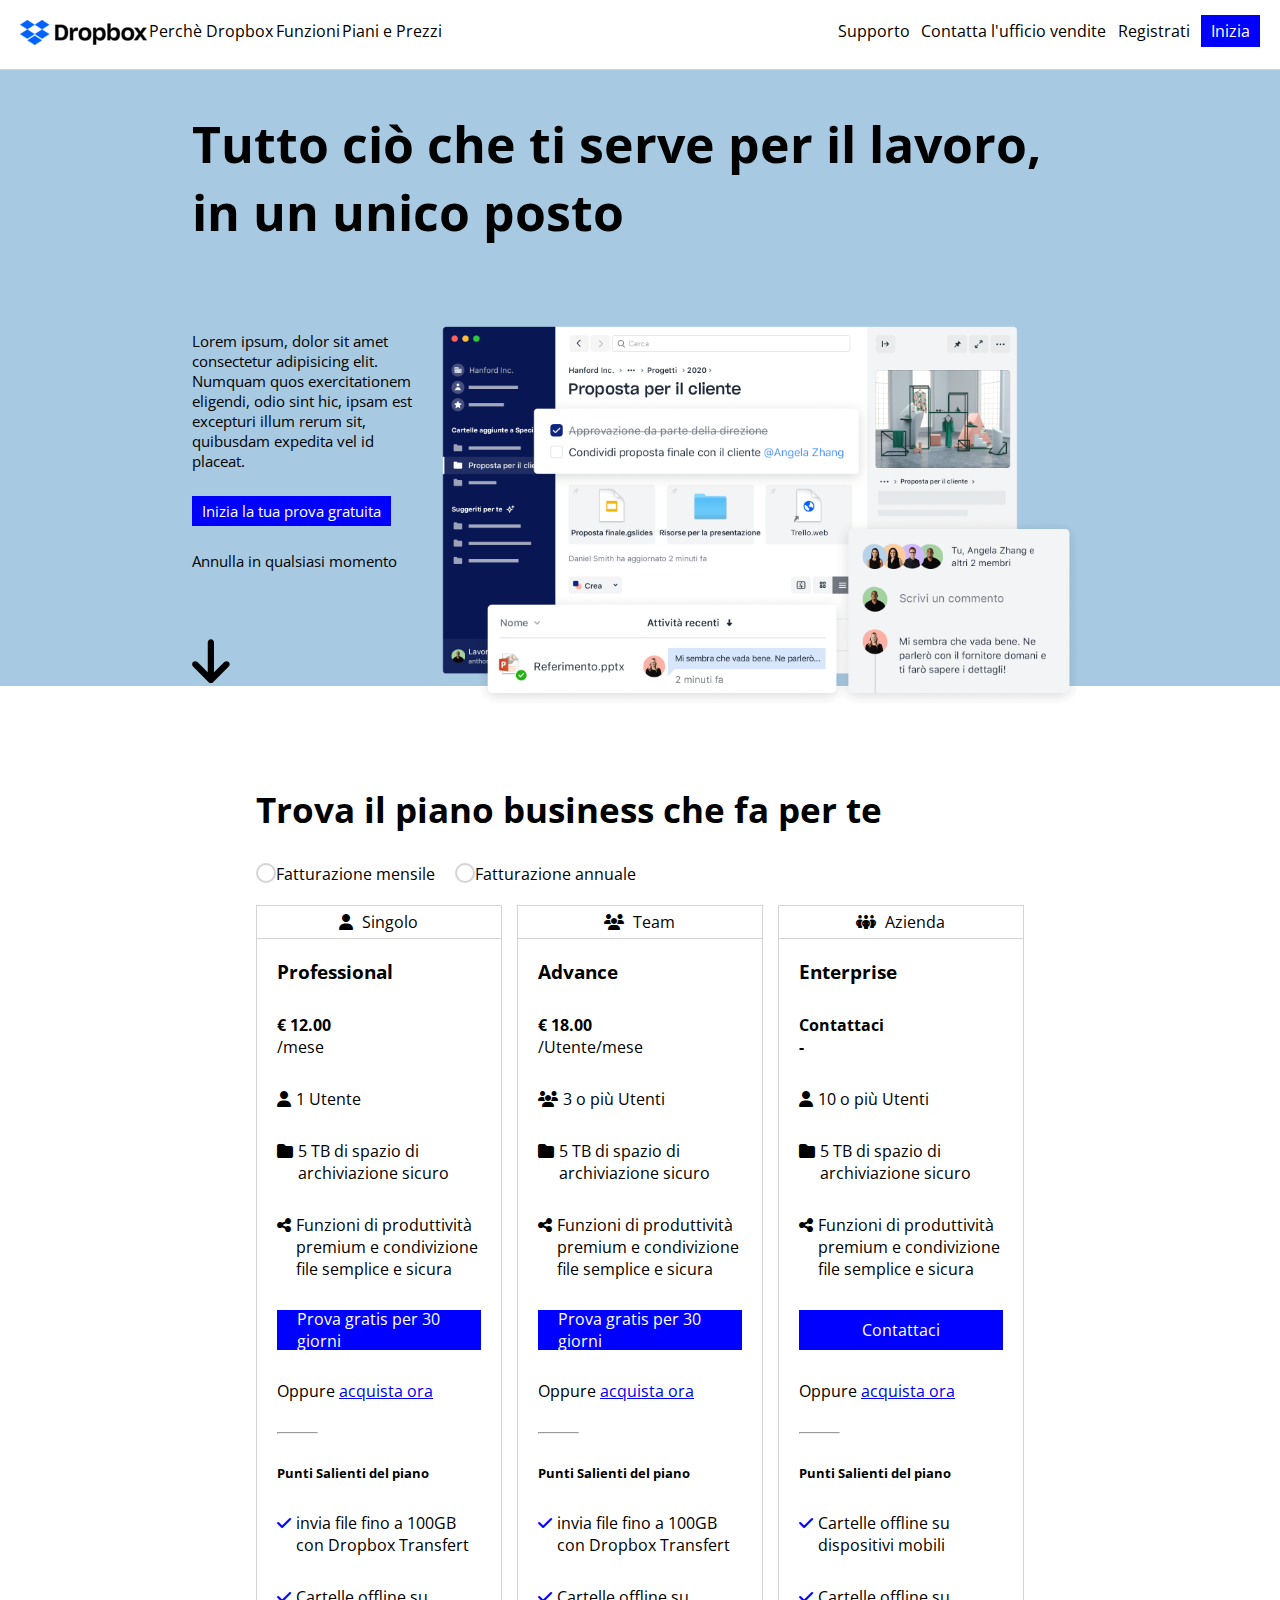
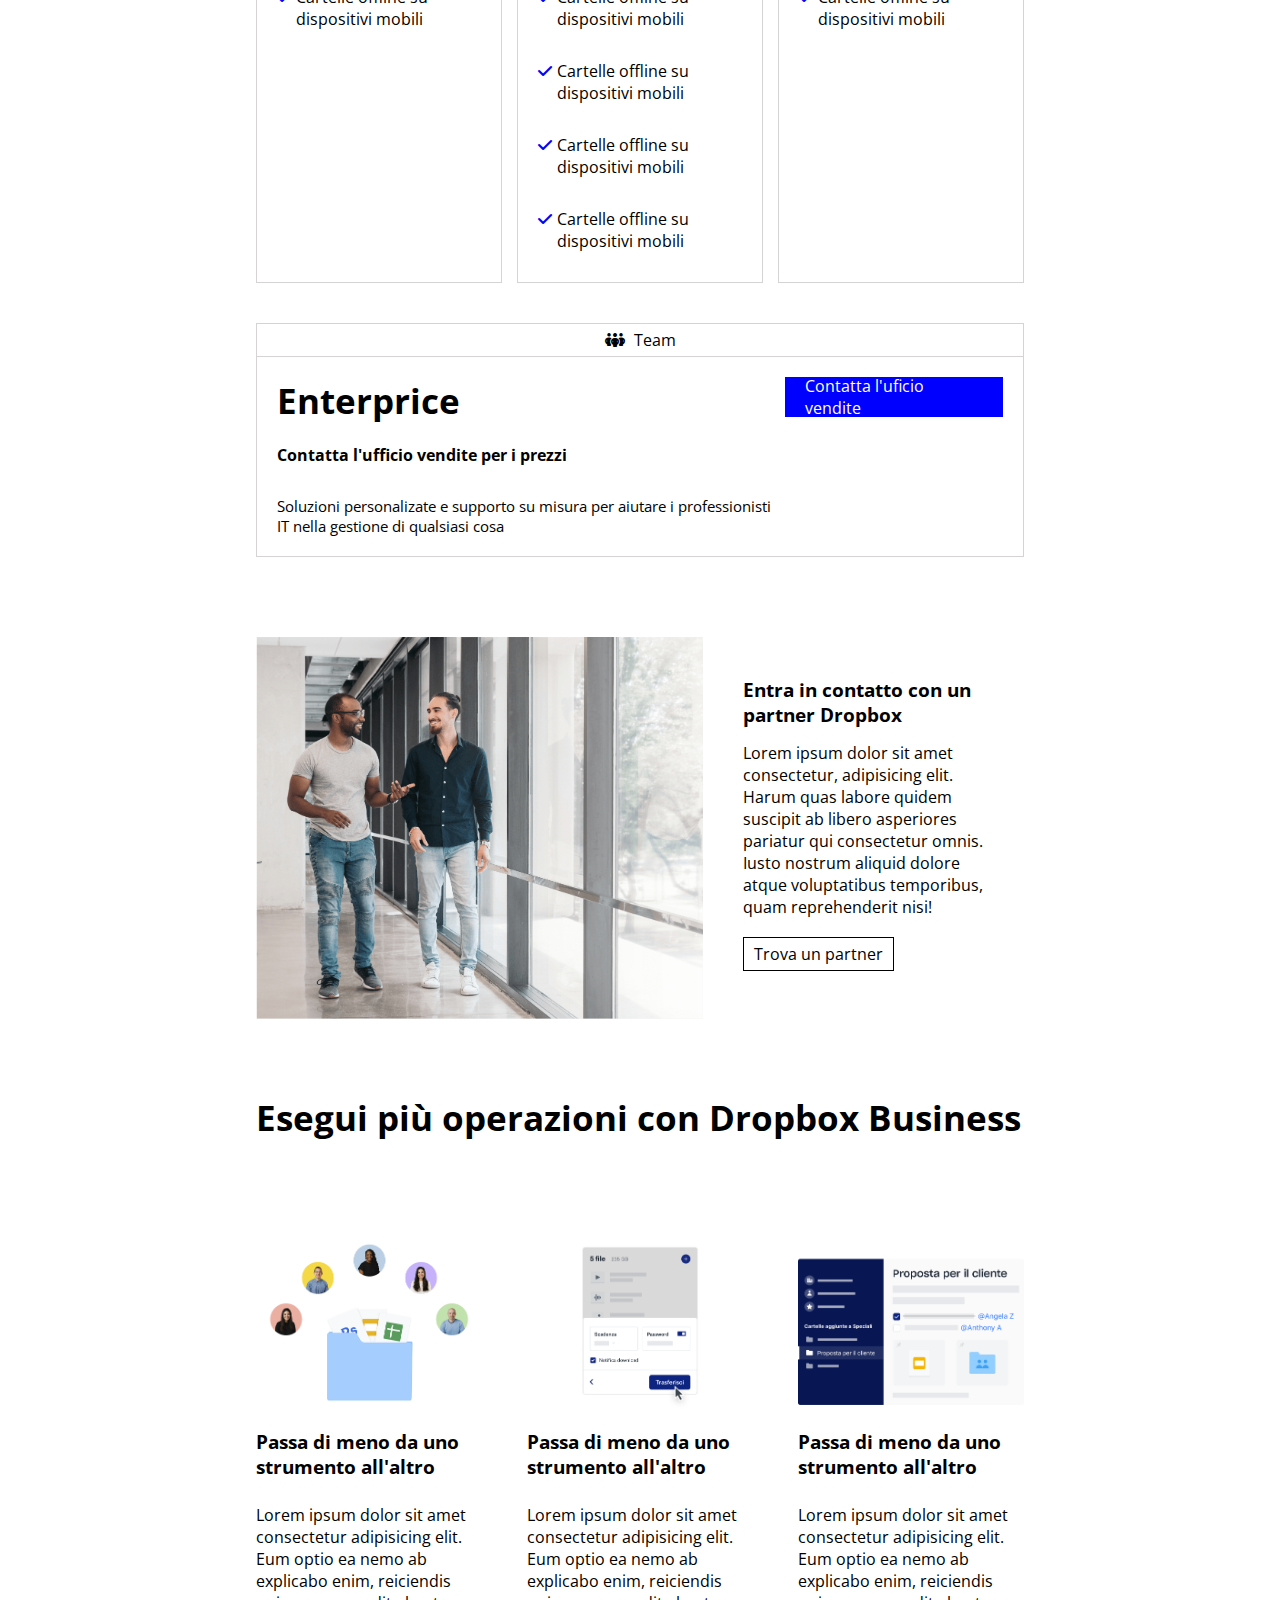
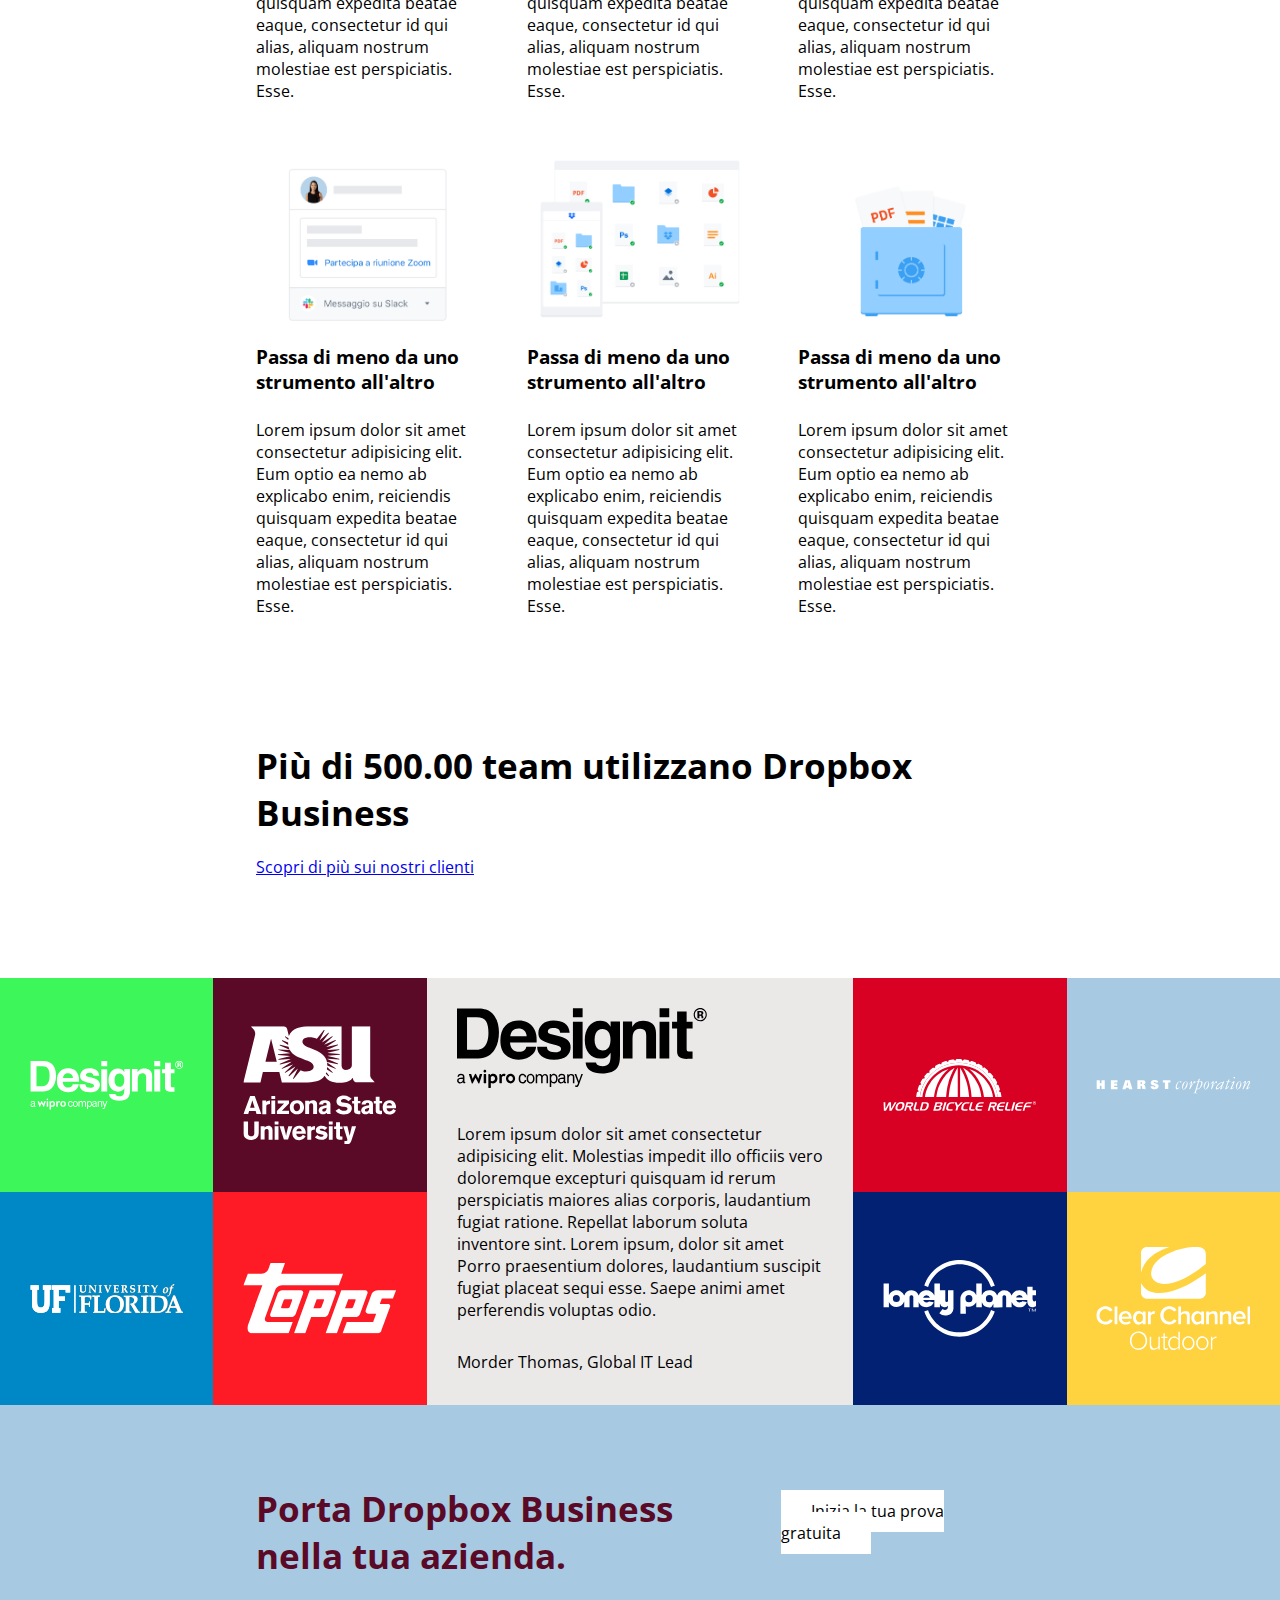
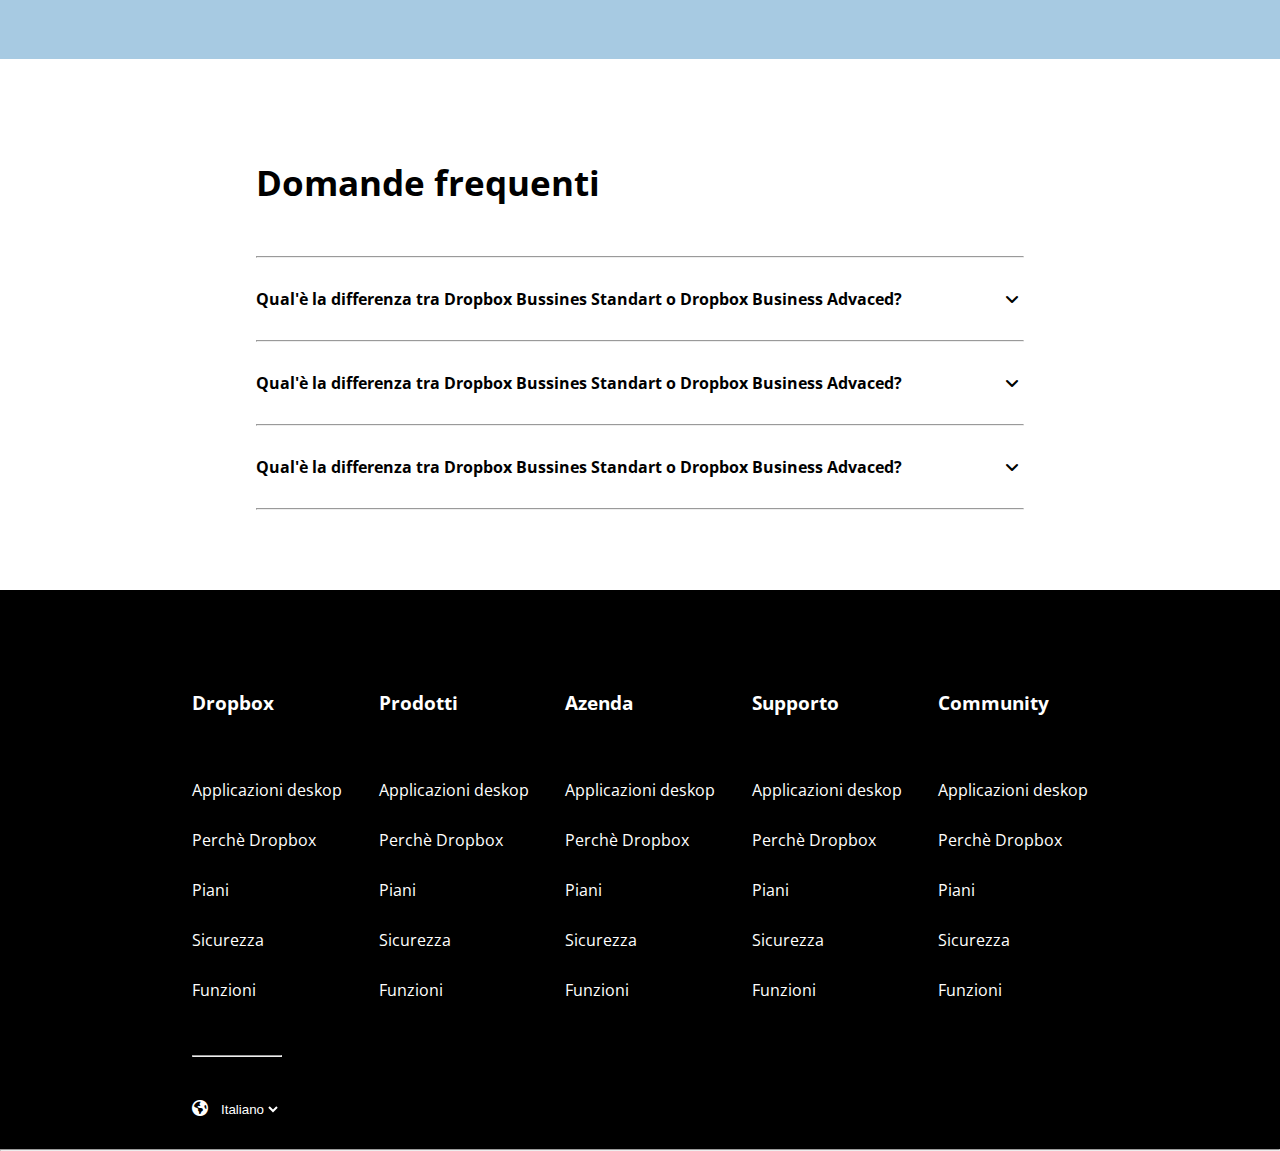
<file: index.html>
<!DOCTYPE html>
<html lang="en">
<head>
    <meta charset="UTF-8">
    <meta http-equiv="X-UA-Compatible" content="IE=edge">
    <meta name="viewport" content="width=device-width, initial-scale=1.0">
    <link rel="stylesheet" href="https://cdnjs.cloudflare.com/ajax/libs/font-awesome/6.1.1/css/all.min.css">
    <link rel="shortcut icon" href="https://boolean.careers/favicon/favicon-16x16.png" type="image/x-icon">
    <link rel="stylesheet" href="./css/style.css">
    <link rel="preconnect" href="https://fonts.googleapis.com">
    <link rel="preconnect" href="https://fonts.gstatic.com" crossorigin>
    <link href="https://fonts.googleapis.com/css2?family=Open+Sans:ital,wght@0,300;0,400;0,500;0,600;0,700;0,800;1,300;1,400;1,500;1,600;1,700;1,800&display=swap" rel="stylesheet">
    <title>Dropbox</title>
</head>
<body>
    <header>
        <nav class="head flex-jsbetween flex-content ">
            <div class="fix-r">
                <ul class="flex-content flex-jsbetween">
                    <li><a href="index.html"><img src="./img/img/logo-small.png" alt="logo"></a></li>
                    <li><a class="select-link" href="#">Perchè Dropbox</a></li>
                    <li><a class="select-link"  href="#">Funzioni</a></li>
                    <!-- menu dropdown -->
                    <li class="dropdown">
                        <a href="#">Piani e Prezzi</a>
                        <div class="dropdown-content">
                            <a href="#">Perchè Dropbox</a>
                            <a href="#">Funzioni</a>
                            <a href="#">Piani e Prezzi</a>
                        </div>
                    </li>
                </ul>
            </div>
            <div class="fix-l">
                <ul class="flex-content flex-jsbetween">
                    <li><a class="select-link" href="#">Supporto</a></li>
                     <!-- menu dropdown -->
                    <li class="dropdown">
                        <a  href="#">Contatta l'ufficio vendite</a>  <div class="dropdown-content">
                            <a href="#">Link1</a>
                            <a href="#">Link2</a>
                            <a href="#">Link3</a>
                        </div>        
                    </li>
                     <!-- link alla nuova pagina -->
                    <li><a class="select-link" href="registrati.html" target="-blenk">Registrati</a></li>
                    <li class="btn"><a href="#">Inizia</a></li>
                </ul>
            </div>
        </nav>
    </header>
    <main>
        <section class="head-section">
            <div  class="container-big">
                <h1>Tutto ciò che ti serve per il lavoro, in un unico posto</h1>
                <div class="flex-content ">
                    <div class="text-area">
                        <p>Lorem ipsum, dolor sit amet consectetur adipisicing elit. Numquam quos exercitationem eligendi, odio sint hic, ipsam est excepturi illum rerum sit, quibusdam expedita vel id placeat. </p>
                        <div class="btn"><a href="#">Inizia la tua prova gratuita</a></div>
                        <div>Annulla in qualsiasi momento</div>
                        <div><a href="#dropbox-business"><i class="fa-solid fa-arrow-down"></i></a></div>
                    </div>
                    <div class="img-area ">
                        <img src="./img/img/jumbo.png" alt="img-fuction">
                    </div>
                </div>
            </div>
        </section >
        <!-- sezione2 -->
        <section>
            <div class="container-small section-promo ">
                <h2>Trova il piano business che fa per te</h2>
                <div class="flex-content ">
                    <div class="flex-content select-box ">
                        <div class="check-box"></div>
                        <div>Fatturazione mensile</div>
                   </div>
                   <div class="flex-content select-box">
                        <div class="check-box"></div>
                        <div>Fatturazione annuale</div>
                   </div>
                </div>
                <!-- inzio carte -->
                <div class="promo-card flex-content ">
                    <div class="flex-content flex-jsbetween">
                        <div class="card border">
                            <div class="title-card">
                                <i class="fa-solid fa-user"></i>
                                Singolo
                            </div>
                            <div class="text-card">
                                <h3>Professional</h3>
                                <div class="price">
                                    <strong>&euro; 12.00</strong><br><span>/mese</span>
                                </div>
                                <ul>
                                    <li>
                                        <div class="flex-content">
                                            <span>
                                                <i class="fa-solid fa-user"></i>
                                            </span>
                                            <span>
                                                1 Utente
                                            </span>
                                        </div>
                                    </li>
                                    <li>
                                        <div class="flex-content">
                                            <span>
                                                <i class="fa-solid fa-folder"></i>
                                            </span>
                                            <span>
                                                5 TB di spazio di archiviazione sicuro
                                            </span>
                                        </div>
                                    </li>
                                    <li>
                                        <div class="flex-content">
                                            <span>
                                                <i class="fa-solid fa-share-nodes"></i>
                                            </span>
                                            <span>
                                                Funzioni di produttività premium e condivizione file semplice e sicura
                                            </span>
                                        </div>
                                    </li>
                                </ul>
                                <div class="btn-big"><a href="#">Prova gratis per 30 giorni</a></div>
                                <div>Oppure <a href="#">acquista ora</a></div>
                                <hr>
                                <!-- check area -->
                                <div><h5>Punti Salienti del piano</h5></div>
                                <div class="flex-content check">
                                    <span>
                                        <i class="fa-solid fa-check"></i>
                                    </span>
                                   <span>
                                        invia file fino a 100GB con Dropbox Transfert
                                   </span>
                                </div>
                                <div class="flex-content check">
                                    <span>
                                        <i class="fa-solid fa-check"></i>
                                    </span>
                                   <span>
                                         Cartelle offline su dispositivi mobili
                                   </span>
                                </div>
                            </div>
                        </div>
                        <!-- card2 -->
                        <div class="card border">
                            <div class="title-card">
                                <i class="fa-solid fa-users"></i>
                                Team
                            </div>
                            <div class="text-card">
                                <h3>Advance</h3>
                                <div class="price">
                                    <strong>&euro; 18.00</strong><br><span>/Utente/mese</span>
                                </div>
                                <ul>
                                    <li>
                                        <div class="flex-content">
                                            <span>
                                                <i class="fa-solid fa-users"></i>
                                            </span>
                                           <span>
                                            3 o più Utenti
                                           </span>
                                        </div>
                                    </li>
                                    <li>
                                        <div class="flex-content">
                                            <span>
                                                <i class="fa-solid fa-folder"></i>
                                            </span>
                                            <span>
                                                5 TB di spazio di archiviazione sicuro
                                            </span>
                                        </div>
                                    </li>
                                    <li>
                                        <div class="flex-content">
                                            <span>
                                                <i class="fa-solid fa-share-nodes"></i>
                                            </span>
                                            <span>
                                                Funzioni di produttività premium e condivizione file semplice e sicura
                                            </span>
                                        </div>
                                    </li>
                                </ul>
                                <div class="btn-big"><a href="#">Prova gratis per 30 giorni</a></div>
                                <div>Oppure <a href="#">acquista ora</a></div>
                                <hr>
                                <!-- check area -->
                                <div><h5>Punti Salienti del piano</h5></div>
                                <div class="flex-content check">
                                    <span>
                                        <i class="fa-solid fa-check"></i>
                                    </span>
                                   <span>
                                        invia file fino a 100GB con Dropbox Transfert
                                   </span>
                                </div>
                                <div class="flex-content check">
                                    <span>
                                        <i class="fa-solid fa-check"></i>
                                    </span>
                                   <span>
                                         Cartelle offline su dispositivi mobili
                                   </span>
                                </div>
                                <div class="flex-content check">
                                    <span>
                                        <i class="fa-solid fa-check"></i>
                                    </span>
                                   <span>
                                         Cartelle offline su dispositivi mobili
                                   </span>
                                </div>
                                <div class="flex-content check">
                                    <span>
                                        <i class="fa-solid fa-check"></i>
                                    </span>
                                   <span>
                                         Cartelle offline su dispositivi mobili
                                   </span>
                                </div>
                                <div class="flex-content check">
                                    <span>
                                        <i class="fa-solid fa-check"></i>
                                    </span>
                                   <span>
                                        Cartelle offline su dispositivi mobili
                                   </span>
                                </div>
                            </div>
                        </div>
                        <!-- card3 -->
                        <div class="card border">
                            <div class="title-card">
                                <i class="fa-solid fa-people-group"></i>
                                Azienda
                            </div>
                            <div class="text-card">
                                <h3>Enterprise</h3>
                                <div class="price">
                                    <strong>Contattaci <br> -</strong>
                                </div>
                                <ul>
                                    <li>
                                        <div class="flex-content">
                                            <span>
                                                <i class="fa-solid fa-user"></i>
                                            </span>
                                          <span>
                                            10 o più Utenti
                                          </span>
                                        </div>
                                    </li>
                                    <li>
                                        <div class="flex-content">
                                            <span>
                                                <i class="fa-solid fa-folder"></i>
                                            </span>
                                            <span>
                                                5 TB di spazio di archiviazione sicuro
                                            </span>
                                        </div>
                                    </li>
                                    <li>
                                        <div class="flex-content ">
                                            <span>
                                                <i class="fa-solid fa-share-nodes"></i>
                                            </span>
                                            <span>
                                                Funzioni di produttività premium e condivizione file semplice e sicura
                                            </span>
                                        </div>
                                    </li>
                                </ul>
                                <div class="btn-big"><a href="#">Contattaci</a></div>
                                <div>Oppure <a href="#">acquista ora</a></div>
                                <hr>
                                <!-- check area -->
                                <div><h5>Punti Salienti del piano</h5></div>
                                <div class="flex-content check">
                                    <span>
                                        <i class="fa-solid fa-check"></i>
                                    </span>
                                   <span>
                                         Cartelle offline su dispositivi mobili
                                   </span>
                                </div>
                                <div class="flex-content check">
                                    <span>
                                        <i class="fa-solid fa-check"></i>
                                    </span>
                                   <span>
                                        Cartelle offline su dispositivi mobili
                                   </span>
                                </div>
                            </div>
                        </div>
                    </div>
                </div>
                <!-- card4 -->
                <div>
                    <div class="border support">
                        <div class="title-card">
                            <i class="fa-solid fa-people-group"></i>
                            Team
                        </div>
                        <div class="flex-content support-area">
                            <div class="text-soluction">
                                <h3>Enterprice</h3>
                                <strong>Contatta l'ufficio vendite per i prezzi</strong>
                                <p>Soluzioni personalizate e supporto su misura per aiutare i professionisti IT nella gestione di qualsiasi cosa</p>
                            </div>
                            <div class="btn-big link-area "><a href="#">Contatta l'uficio vendite</a></div>
                        </div>
                    </div>
                </div>
        </section>
        <!-- sezione3 -->
        <section>
            <div class="flex-content container-small partner">
                <div class="img"><img src="./img/img/partner.png" alt="foto-partner"></div>
                <div class="text">
                    <h3>Entra in contatto con un partner Dropbox</h3>
                    <p>Lorem ipsum dolor sit amet consectetur, adipisicing elit. Harum quas labore quidem suscipit ab libero asperiores pariatur qui consectetur omnis. Iusto nostrum aliquid dolore atque voluptatibus temporibus, quam reprehenderit nisi!</p>
                    <div class="btn"><a href="#">Trova un partner</a></div>
                </div>
            </div>
        </section>
        <div id="dropbox-business"></div>
        <!-- sezione4 -->
        <section>
            <div class="container-small">
                 <div class="dp-business">
                      <h2 >Esegui più operazioni con Dropbox Business</h2>
                 </div>
                 <div class="flex-content flex-jsbetween dp-business">
                    <div class="flex-content card-business">
                        <div class="">
                             <img src="img/img/business-feature-switching-tools.png" alt="">
                             <h3>Passa di meno da uno strumento all'altro</h3>
                            <p>Lorem ipsum dolor sit amet consectetur adipisicing elit. Eum optio ea nemo ab explicabo enim, reiciendis quisquam expedita beatae eaque, consectetur id qui alias, aliquam nostrum molestiae est perspiciatis. Esse.</p>
                         </div>
                    </div>
                    <div class="flex-content card-business">
                        <div class="">
                             <img src="img/img/business-feature-send-files-it.png" alt="">
                             <h3>Passa di meno da uno strumento all'altro</h3>
                              <p>Lorem ipsum dolor sit amet consectetur adipisicing elit. Eum optio ea nemo ab explicabo enim, reiciendis quisquam expedita beatae eaque, consectetur id qui alias, aliquam nostrum molestiae est perspiciatis. Esse.</p>
                        </div>
                    </div>
                    <div class="flex-content card-business">
                       <div class="">
                            <img src="img/img/business-feature-coordinate-it.png"">
                           <h3>Passa di meno da uno strumento all'altro</h3>
                            <p>Lorem ipsum dolor sit amet consectetur adipisicing elit. Eum optio ea nemo ab explicabo enim, reiciendis quisquam expedita beatae eaque, consectetur id qui alias, aliquam nostrum molestiae est perspiciatis. Esse.</p>
                       </div>
                    </div>
                    <div class="flex-content card-business">
                         <div class="">
                            <img src="img/img/business-feature-integrations-it.png"">
                            <h3>Passa di meno da uno strumento all'altro</h3>
                           <p>Lorem ipsum dolor sit amet consectetur adipisicing elit. Eum optio ea nemo ab explicabo enim, reiciendis quisquam expedita beatae eaque, consectetur id qui alias, aliquam nostrum molestiae est perspiciatis. Esse.</p>
                          </div>
                    </div>
                   <div class="flex-content card-business">
                        <div class="">
                              <img src="img/img/business-feature-multi-device.png" alt="">
                              <h3>Passa di meno da uno strumento all'altro</h3>
                             <p>Lorem ipsum dolor sit amet consectetur adipisicing elit. Eum optio ea nemo ab explicabo enim, reiciendis quisquam expedita beatae eaque, consectetur id qui alias, aliquam nostrum molestiae est perspiciatis. Esse.</p>
                         </div>
                     </div>
                    <div class="flex-content card-business">
                          <div class="">
                           <img src="img/img/business-feature-security.png" alt="">
                              <h3>Passa di meno da uno strumento all'altro</h3>
                              <p>Lorem ipsum dolor sit amet consectetur adipisicing elit. Eum optio ea nemo ab explicabo enim, reiciendis quisquam expedita beatae eaque, consectetur id qui alias, aliquam nostrum molestiae est perspiciatis. Esse.</p>
                         </div>
                    </div>
                 </div>
                 
            </div>
        </section>
        <!-- sezione5 -->
        <section>
            <div class="container-small adv-area">
                <h2>Più di 500.00 team utilizzano Dropbox Business</h2>
                <a href="#">Scopri di più sui nostri clienti</a>
            </div>
        </section>
        <!-- sezione6 -->
        <section>
            <div class="flex-content company">
                <div class="company-left">
                     <div class="logo-company desingit-corp ">
                        <a  href="#" target="-blank"><img src="./img/img/designit.svg" alt=""></a>
                    </div> 
                    <div class="logo-company arizona-corp ">
                        <a href="#" target="-blank"><img src="./img/img/arizona_state_university.svg" alt=""></a>
                    </div> 
                    <div class="logo-company florida-corp ">
                        <a href="#" target="-blank"><img src="./img/img/university_of_florida.svg" alt=""></a>
                    </div>
                    <div class="logo-company topps-corp ">
                        <a href="#" target="-blank"><img src="./img/img/topps.svg" alt=""></a>
                    </div>
                </div>
                <div class="company-descition">
                    <div class="company-text">
                        <div class="logo-text"><img src="./img/img/designit.svg" alt=""></div>
                         <p>Lorem ipsum dolor sit amet consectetur adipisicing elit. Molestias impedit illo officiis vero doloremque excepturi quisquam id rerum perspiciatis maiores alias corporis, laudantium fugiat ratione. Repellat laborum soluta inventore sint. Lorem ipsum, dolor sit amet  Porro praesentium dolores, laudantium suscipit fugiat placeat sequi esse. Saepe animi amet perferendis voluptas odio.</p>
                         <p>Morder Thomas, Global IT Lead</p>
                    </div>
                </div>
                <div class=" company-right">
                    <div class="logo-company wbr-corp">
                        <a  href="#" target="-blank"><img src="./img/img/world_bicycle_relief.svg" alt=""></a>
                    </div> 
                    <div class="logo-company heart-corp ">
                        <a href="#" target="-blank"><img src="./img/img/hearst_corp.svg" alt=""></a>
                    </div> 
                    <div class="logo-company lonely-corp ">
                        <a href="#" target="-blank"><img src="./img/img/lonely_planet.svg" alt=""></a>
                    </div>
                    <div class="logo-company cchannel-corp ">
                        <a href="#" target="-blank"><img src="./img/img/clear_channel.svg" alt=""></a>
                    </div>
                </div>
            </div>
        </section>
        <!-- sezione7 -->
        <section class="section-input">
            <div class="flex-content container-small text-input">
                <div class="text-support">
                    <h3>Porta Dropbox Business nella tua azienda.</h3>
                </div>
                <div class="btn link-area"><a href="#">Inizia la tua prova gratuita</a></div>
            </div>
        </section>
        <!-- sezione8 -->
        <section>
            <div class="container-small faq">
                <h2>Domande frequenti</h2>
                <hr>
                <div class="faq-text">
                    <div class="flex-content flex-jsbetween">
                        <h4>Qual'è la differenza tra Dropbox Bussines Standart o Dropbox Business Advaced?</h4>
                        <div class="arrow">
                            <i class="fa-solid fa-angle-down"></i>
                        </div>
                        <div class="arrow-hover">
                            <i class="fa-solid fa-angle-up"></i>
                        </div>
                    </div>
                    <p>Lorem ipsum dolor sit amet consectetur adipisicing elit. Ipsum blanditiis a rerum nesciunt provident excepturi, quia quis, velit, harum non minus itaque consectetur. Obcaecati tenetur dicta maxime neque ipsa nostrum.</p>
                </div>
                <hr>
                <div class="faq-text">
                    <div class="flex-content flex-jsbetween">
                        <h4>Qual'è la differenza tra Dropbox Bussines Standart o Dropbox Business Advaced?</h4>
                        <div class="arrow">
                            <i class="fa-solid fa-angle-down"></i>
                        </div>
                        <div class="arrow-hover">
                            <i class="fa-solid fa-angle-up"></i>
                        </div>
                    </div>
                    <p>Lorem ipsum dolor sit amet consectetur adipisicing elit. Ipsum blanditiis a rerum nesciunt provident excepturi, quia quis, velit, harum non minus itaque consectetur. Obcaecati tenetur dicta maxime neque ipsa nostrum.</p>
                </div>
                <hr>
                <div class="faq-text">
                    <div class="flex-content flex-jsbetween">
                        <h4>Qual'è la differenza tra Dropbox Bussines Standart o Dropbox Business Advaced?</h4>
                        <div class="arrow">
                            <i class="fa-solid fa-angle-down"></i>
                        </div>
                        <div class="arrow-hover">
                            <i class="fa-solid fa-angle-up"></i>
                        </div>
                    </div>
                    <p>Lorem ipsum dolor sit amet consectetur adipisicing elit. Ipsum blanditiis a rerum nesciunt provident excepturi, quia quis, velit, harum non minus itaque consectetur. Obcaecati tenetur dicta maxime neque ipsa nostrum.</p>
                </div>
                <hr>
            </div>
        </section>
    </main>
    <footer>
       <div class="container-big ft-element">
            <div class="flex-content flex-jsbetween element">
                <div>
                    <h3>Dropbox</h3>
                    <ul>
                        <li><a href="#">Applicazioni deskop</a></li>
                        <li><a href="#">Perchè Dropbox</a></li>
                        <li><a href="#">Piani</a></li>
                        <li><a href="#">Sicurezza</a></li>
                        <li><a href="#">Funzioni</a></li>
                    </ul>
                </div>
                <div>
                    <h3>Prodotti</h3>
                    <ul>
                        <li><a href="#">Applicazioni deskop</a></li>
                        <li><a href="#">Perchè Dropbox</a></li>
                        <li><a href="#">Piani</a></li>
                        <li><a href="#">Sicurezza</a></li>
                        <li><a href="#">Funzioni</a></li>
                    </ul>
                </div>
                <div>
                    <h3>Azenda</h3>
                    <ul>
                        <li><a href="#">Applicazioni deskop</a></li>
                        <li><a href="#">Perchè Dropbox</a></li>
                        <li><a href="#">Piani</a></li>
                        <li><a href="#">Sicurezza</a></li>
                        <li><a href="#">Funzioni</a></li>
                    </ul>
                </div>
                <div>
                    <h3>Supporto</h3>
                    <ul>
                        <li><a href="#">Applicazioni deskop</a></li>
                        <li><a href="#">Perchè Dropbox</a></li>
                        <li><a href="#">Piani</a></li>
                        <li><a href="#">Sicurezza</a></li>
                        <li><a href="#">Funzioni</a></li>
                    </ul>
                </div>
                <div>
                    <h3>Community</h3>
                    <ul>
                        <li><a href="#">Applicazioni deskop</a></li>
                        <li><a href="#">Perchè Dropbox</a></li>
                        <li><a href="#">Piani</a></li>
                        <li><a href="#">Sicurezza</a></li>
                        <li><a href="#">Funzioni</a></li>
                    </ul>
                </div>
            </div>
            <hr>
            <form>
                <i class="fa-solid fa-earth-americas"></i>
                <select id="country" name="country">
                    <option value="it">Italiano</option>
                    <option value="eng">English</option>
                </select>
            </form>
       </div>
       <hr>
    </footer>
    
</body>
</html>
</file>
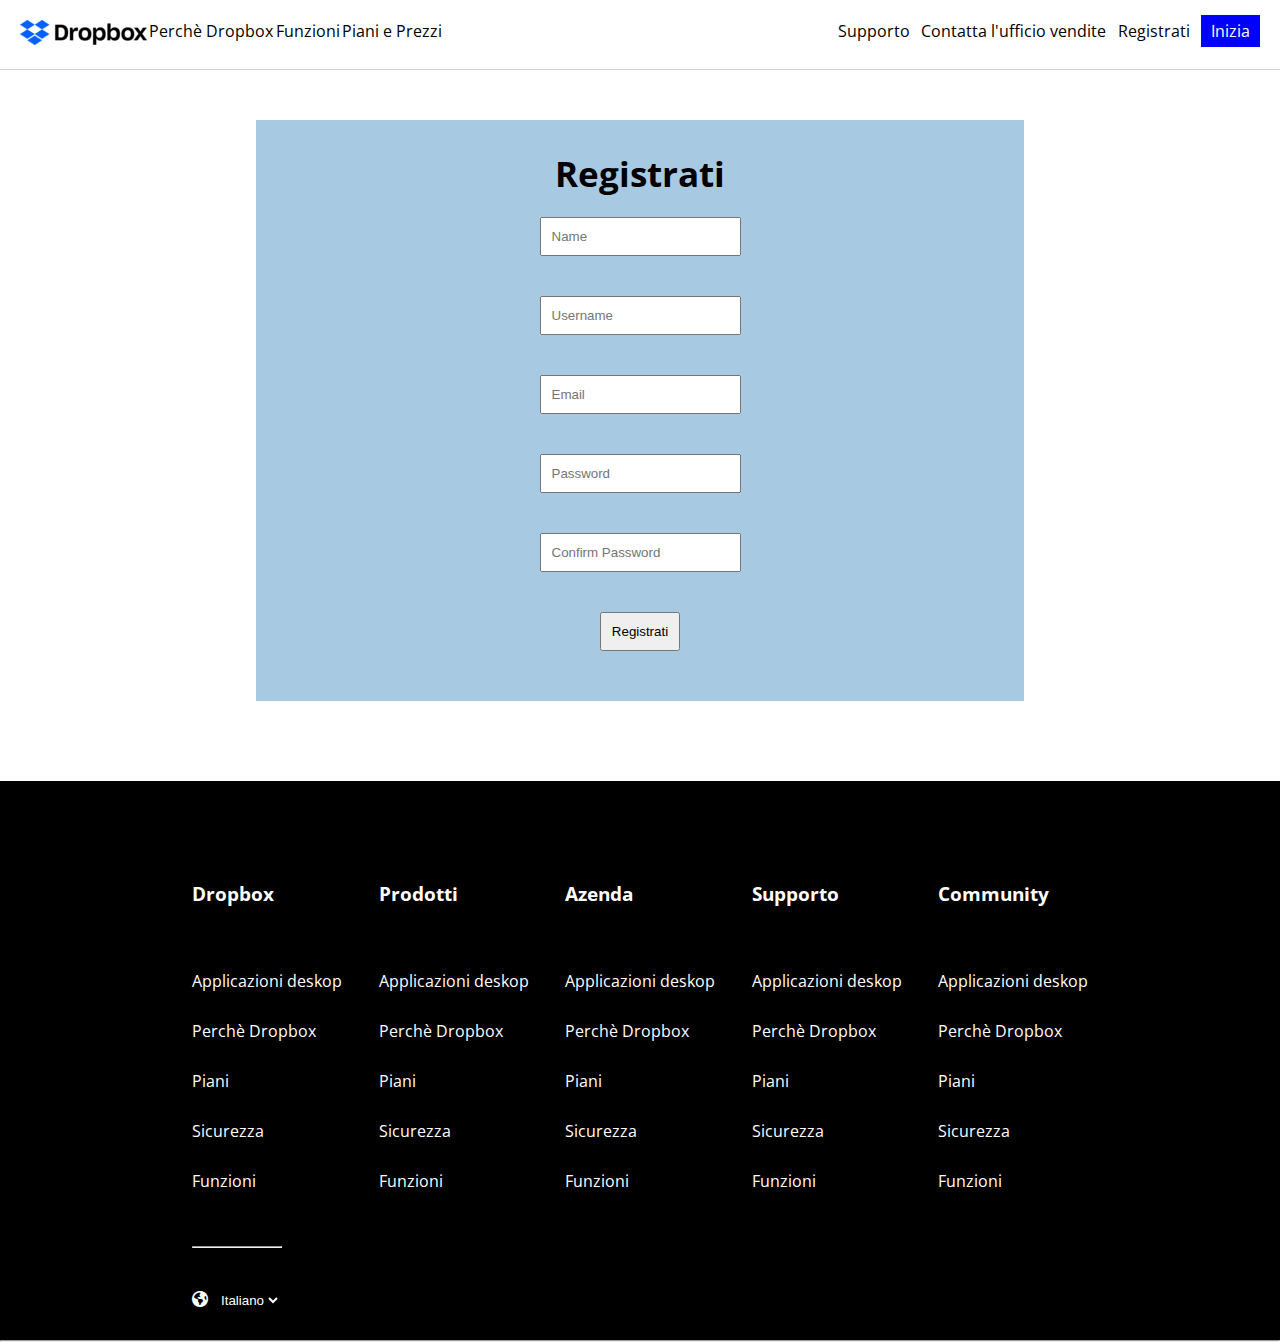
<file: registrati.html>
<!DOCTYPE html>
<html lang="en">
<head>
    <meta charset="UTF-8">
    <meta http-equiv="X-UA-Compatible" content="IE=edge">
    <meta name="viewport" content="width=device-width, initial-scale=1.0">
    <link rel="stylesheet" href="https://cdnjs.cloudflare.com/ajax/libs/font-awesome/6.1.1/css/all.min.css">
    <link rel="shortcut icon" href="https://boolean.careers/favicon/favicon-16x16.png" type="image/x-icon">
    <link rel="stylesheet" href="./css/style.css">
    <link rel="preconnect" href="https://fonts.googleapis.com">
    <link rel="preconnect" href="https://fonts.gstatic.com" crossorigin>
    <link href="https://fonts.googleapis.com/css2?family=Open+Sans:ital,wght@0,300;0,400;0,500;0,600;0,700;0,800;1,300;1,400;1,500;1,600;1,700;1,800&display=swap" rel="stylesheet">
    <title>Dropbox</title>
</head>
<body>
    <header>
        <nav class="head flex-jsbetween flex-content ">
            <div class="fix-r">
                <ul class="flex-content flex-jsbetween">
                    <li><a href="index.html"><img src="./img/img/logo-small.png" alt="logo"></a></li>
                    <li><a class="select-link" href="#">Perchè Dropbox</a></li>
                    <li><a class="select-link"  href="#">Funzioni</a></li>
                    <li class="dropdown">
                        <a href="#">Piani e Prezzi</a>
                        <div class="dropdown-content">
                            <a href="#">Perchè Dropbox</a>
                            <a href="#">Funzioni</a>
                            <a href="#">Piani e Prezzi</a>
                        </div>
                    </li>
                </ul>
            </div>
            <div class="fix-l">
                <ul class="flex-content flex-jsbetween">
                    <li><a class="select-link" href="#">Supporto</a></li>
                    <li class="dropdown">
                        <a  href="#">Contatta l'ufficio vendite</a>  <div class="dropdown-content">
                            <a href="#">Link1</a>
                            <a href="#">Link2</a>
                            <a href="#">Link3</a>
                        </div>        
                    </li>
                    <li><a class="select-link" href="registrati.html">Registrati</a></li>
                    <li class="btn"><a href="#">Inizia</a></li>
                </ul>
            </div>
        </nav>
    </header>
    <main>
        <div class="container-small form-wrap">
            <form class="form-input">
                <h2>Registrati</h2>
                <input type="text" placeholder="Name">
                <input type="text" placeholder="Username">
                <input type="email" placeholder="Email">
                <input type="password" placeholder="Password">
                <input type="password" placeholder="Confirm Password">
                <input type="button" value="Registrati">
            </form>
        </div>
    </main>
    <footer>
        <div class="container-big ft-element">
             <div class="flex-content flex-jsbetween element">
                 <div>
                     <h3>Dropbox</h3>
                     <ul>
                         <li><a href="#">Applicazioni deskop</a></li>
                         <li><a href="#">Perchè Dropbox</a></li>
                         <li><a href="#">Piani</a></li>
                         <li><a href="#">Sicurezza</a></li>
                         <li><a href="#">Funzioni</a></li>
                     </ul>
                 </div>
                 <div>
                     <h3>Prodotti</h3>
                     <ul>
                         <li><a href="#">Applicazioni deskop</a></li>
                         <li><a href="#">Perchè Dropbox</a></li>
                         <li><a href="#">Piani</a></li>
                         <li><a href="#">Sicurezza</a></li>
                         <li><a href="#">Funzioni</a></li>
                     </ul>
                 </div>
                 <div>
                     <h3>Azenda</h3>
                     <ul>
                         <li><a href="#">Applicazioni deskop</a></li>
                         <li><a href="#">Perchè Dropbox</a></li>
                         <li><a href="#">Piani</a></li>
                         <li><a href="#">Sicurezza</a></li>
                         <li><a href="#">Funzioni</a></li>
                     </ul>
                 </div>
                 <div>
                     <h3>Supporto</h3>
                     <ul>
                         <li><a href="#">Applicazioni deskop</a></li>
                         <li><a href="#">Perchè Dropbox</a></li>
                         <li><a href="#">Piani</a></li>
                         <li><a href="#">Sicurezza</a></li>
                         <li><a href="#">Funzioni</a></li>
                     </ul>
                 </div>
                 <div>
                     <h3>Community</h3>
                     <ul>
                         <li><a href="#">Applicazioni deskop</a></li>
                         <li><a href="#">Perchè Dropbox</a></li>
                         <li><a href="#">Piani</a></li>
                         <li><a href="#">Sicurezza</a></li>
                         <li><a href="#">Funzioni</a></li>
                     </ul>
                 </div>
             </div>
             <hr>
             <form>
                 <i class="fa-solid fa-earth-americas"></i>
                 <select id="country" name="country">
                     <option value="it">Italiano</option>
                     <option value="eng">English</option>
                 </select>
             </form>
        </div>
        <hr>
     </footer>
</body>
</html>
</file>
<file: css/style.css>
*{
    margin: 0;
    padding: 0;
    box-sizing: border-box;
}
body{
    color: black;
    font-family: 'Open Sans', sans-serif;
}
ul{
    list-style: none;
}
li a{
    text-decoration: none;
    color: black;
}
.head a {
    padding: 28px 0;
}

.btn a{
    background-color: blue;
    padding: 5px 10px;
    color: white;
    text-decoration: none;
}
.btn-big a{
    color: white;
    text-decoration: none;
}
.btn-big{
    width: 100%;
    height: 30px;
    display: flex;
    padding: 20px;
    justify-content: center;
    align-items: center;
    background-color: blue;
    cursor: pointer;
}
.flex-content{
    display: flex;
}
.container-big{
    width: 70%;
    margin: 0 auto;
}
.container-small{
    width: 60%;
    margin: 0 auto;
}
.flex-jsbetween{
    justify-content: space-between;
}
.bordo{
    border: 2px solid red;
}
h1{
    font-size: 50px;
}
h2{
    font-size: 35px;
}
img{
    width: 100%;
}
i{
    margin-right: 5px;
}
.border{
    border: 1px solid rgb(213, 211, 211);
}

/*header*/

.head{
    width: 100%;
    height: 70px;
    text-align: center;
    position: fixed;
    top: 0;
    background-color: white;
    z-index: 999; /*perche le img in absolute andavano sopra  */
    border-bottom: 1px solid rgb(213, 211, 211) ;
}
.fix-r , .fix-l{
    width: 33%;
    margin: 20px;
}
/* hover header */
.head .select-link:hover{
    border-bottom: 3px solid black;
}
/* dropdown header */
.dropdown {
    position: relative;
    display: inline-block;
  }
  
  .dropdown-content {
      padding-top: 10px;
    display: none;
    position: absolute;
    background-color: #f9f9f9;
    min-width: 160px;
    box-shadow: 0px 8px 16px 0px rgba(0,0,0,0.2);
    z-index: 1;
  }
  .dropdown-content a {
    padding: 12px 16px;
    display: block;
  }
  .dropdown-content a:hover {
      background-color: #f1f1f1
    }

  .dropdown:hover .dropdown-content {
    display: block;
  }
  
/*main*/

.head-section{
    margin: 70px auto;
    padding-top: 40px;
    background-color: rgb(167, 202, 226);
}
.text-area{
    width: 25%;
    font-size: 15px;
    margin-top: 85px;
}
.text-area div{
    margin-top: 30px;
}
.text-area div i{
    font-size: 50px;
}
.text-area a i{
    color: black;
    margin-top: 35px;
}
.img-area{
    width: 75%;
    position: relative;
    top:0
}
.img-area img{
    position: relative;
    top: 80px;
    left: 0;
}
/* section promo */
.section-promo{
    margin-top: 100px;
}
.section-promo h2{
    margin-bottom: 30px;
}
.select-box{
    margin-right: 20px;
}
.check-box{
    width: 20px;
    height: 20px;
    border: 2px solid rgb(213, 211, 211);
    border-radius: 100%;
}
.select-box:active .check-box{
    border: 5px solid blue;
}
/* card */
.promo-card{
    margin-top: 20px;
}
.title-card{
    padding: 5px;
    text-align: center;
    border-bottom: 1px solid rgb(213, 211, 211);
}
.text-card{
    margin: 20px;
}
.price{
    margin: 30px auto;
}
.text-card li{
    margin: 20px auto;
}
.text-card div{
    margin: 30px auto;
}
.text-card .btn{
    margin: 50px auto;
}

.text-card hr{
    width: 20%;
}
.card {
    width: calc(100% / 3 - 10px);
}
.check i{
    color: blue;
}
/* card4 */
.support{
    margin-top: 40px;
}
.support-area{
    margin: 20px;
}
.text-soluction{
    width: 70%;
}
.text-soluction h3{
    font-size: 35px;
    margin-bottom: 20px;
}
.text-soluction p{
    margin-top: 30px;
    font-size: 15px;
}
.link-area{
    width: 30%;
}
/* sezione3 */
.partner{
    margin-top: 80px;
}
.partner .img{
    width: 65%;
}
.partner .text{
    width: 35%;
    margin: 40px;
}
.text h3{
    margin-bottom: 15px;
}
.text .btn {
    margin-top: 25px;
}
.text .btn a{
    background-color: white;
    color: black;
    border: 1px solid black;
}
/* sezione4 */

.dp-business{
    margin-top: 70px;
    flex-wrap: wrap;
}
.card-business{
    margin-top: 20px;
    width: calc( 100% / 3 - 30px);
}
.card-business h3{
    margin: 10px auto;
}
.card-business p{
    margin: 25px auto;
}
/* sezione5 */
.adv-area{
    margin-top: 100px;
}
.adv-area h2{
    margin: 20px auto;
}
/* sezione6 */
.company{
    width: 100%;
    margin: 0 auto;
    margin-top: 100px;
    background-color: rgb(235, 232, 232);
}
.logo-company{
    width: 50%;
    height: 50%;
    position: relative;
}
.logo-company img{
    filter: invert(1);
    padding: 30px;
    position: absolute;
    top: 50%;
    left: 50%;
    transform: translate(-50% , -50%);
}
.company-left , .company-right{
    width: calc(100% / 3);
    height: calc(100vw / 3);
    display: flex;
    flex-wrap: wrap;
}
.company-descition{
    width:calc(100% / 3);
    height: calc(100vw / 3);
    overflow: auto;
}
.company-right{
    justify-content: flex-end;
}
.logo-text{
    width: 250px;
    margin: 30px;
}
.company-descition p{
    margin: 30px;

}
/* colori-company */
.desingit-corp{
    background-color: rgb(61, 246, 89);
    padding: 10px;
}
.arizona-corp{
    background-color: rgb(90,10, 38);
}
.florida-corp{
    background-color: rgb(0,136, 198);
}
.topps-corp{
    background-color: rgb(255, 27, 37);
}
.wbr-corp{
    background-color: rgb(217, 1, 35);
}
.heart-corp{
    background-color: rgb(167, 202, 226);
}
.lonely-corp{
    background-color: rgb(2, 33, 115);
}
.cchannel-corp{
    background-color: rgb(255, 210, 63);
}
/* sezione 6 hover */
.logo-company:hover{
    box-shadow: 3px 3px 18px #a5a5a5 inset,
        -1px -1px 10px #e2e2e2 inset;
}
/* sezione 7 */
.section-input{
    padding: 80px 0 ;
    background-color: rgb(167, 202, 226);
    justify-content: space-between;
}
.text-support{
    width: 70%;
}
.text-support h3{
    font-size: 35px;
    color: rgb(90,10, 38); ;
}
.text-input{
    width: 60%;
}

.text-input .btn a {
    background-color: white;
    color: black;
    padding: 10px 30px;
}
.section-input .link-area{
    margin-top: 15px;
    width: 40%;
    margin-left: 100px;
}
/* sezione 8 */
.faq h2{
    margin: 100px 0 50px 0;
}
.faq hr{
    margin: 30px auto;
}
.faq-text p{
    display: none;
}
.faq-text:hover p{
    display: block;
    margin: 20px auto;
}
.arrow-hover{
    display: none;
}
.faq-text:hover .arrow-hover{
    display: block;
}
.faq-text:hover .arrow{
    display: none;
}
/* footer */

footer{
    margin-top: 80px;
    color: white;
    background-color: black;
}
.element{
    padding-top: 50px;
}
.element h3{
    padding: 50px 0;
}
.element a{
    color: white;
    line-height: 50px;
}
.ft-element hr{
    width: 10%;
    margin: 40px 0;
}
form{
    margin: 30px 0;
}
select{
    border: none;
    background-color: black;
    color: white;
}

 /* form di registrazione */

 .form-wrap{
     margin-top: 120px;
     text-align: center;
     background-color: rgb(167, 202, 226);
 }
 .form-input{
     padding: 30px 0;
     display: flex;
     flex-direction: column;
 }
 .form-input input{
     margin: 20px auto;
     padding: 10px;
 }
</file>
